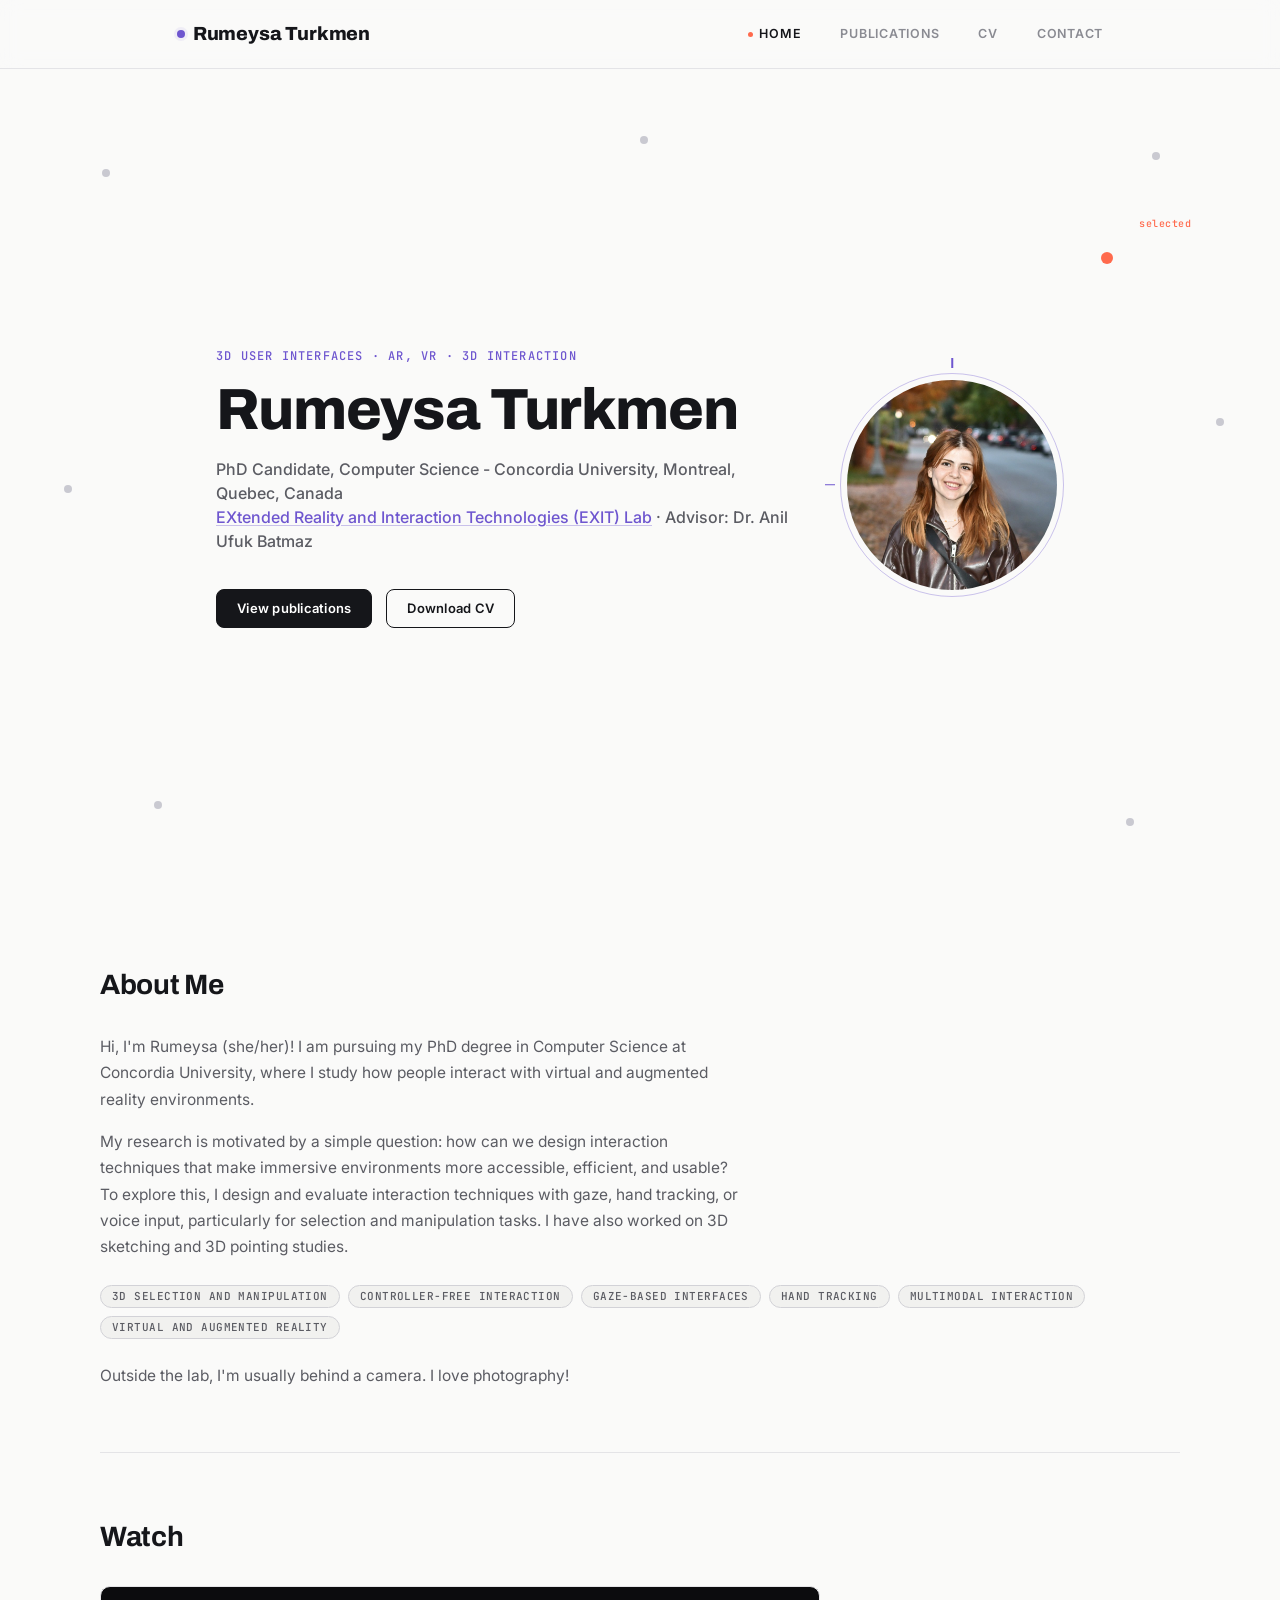
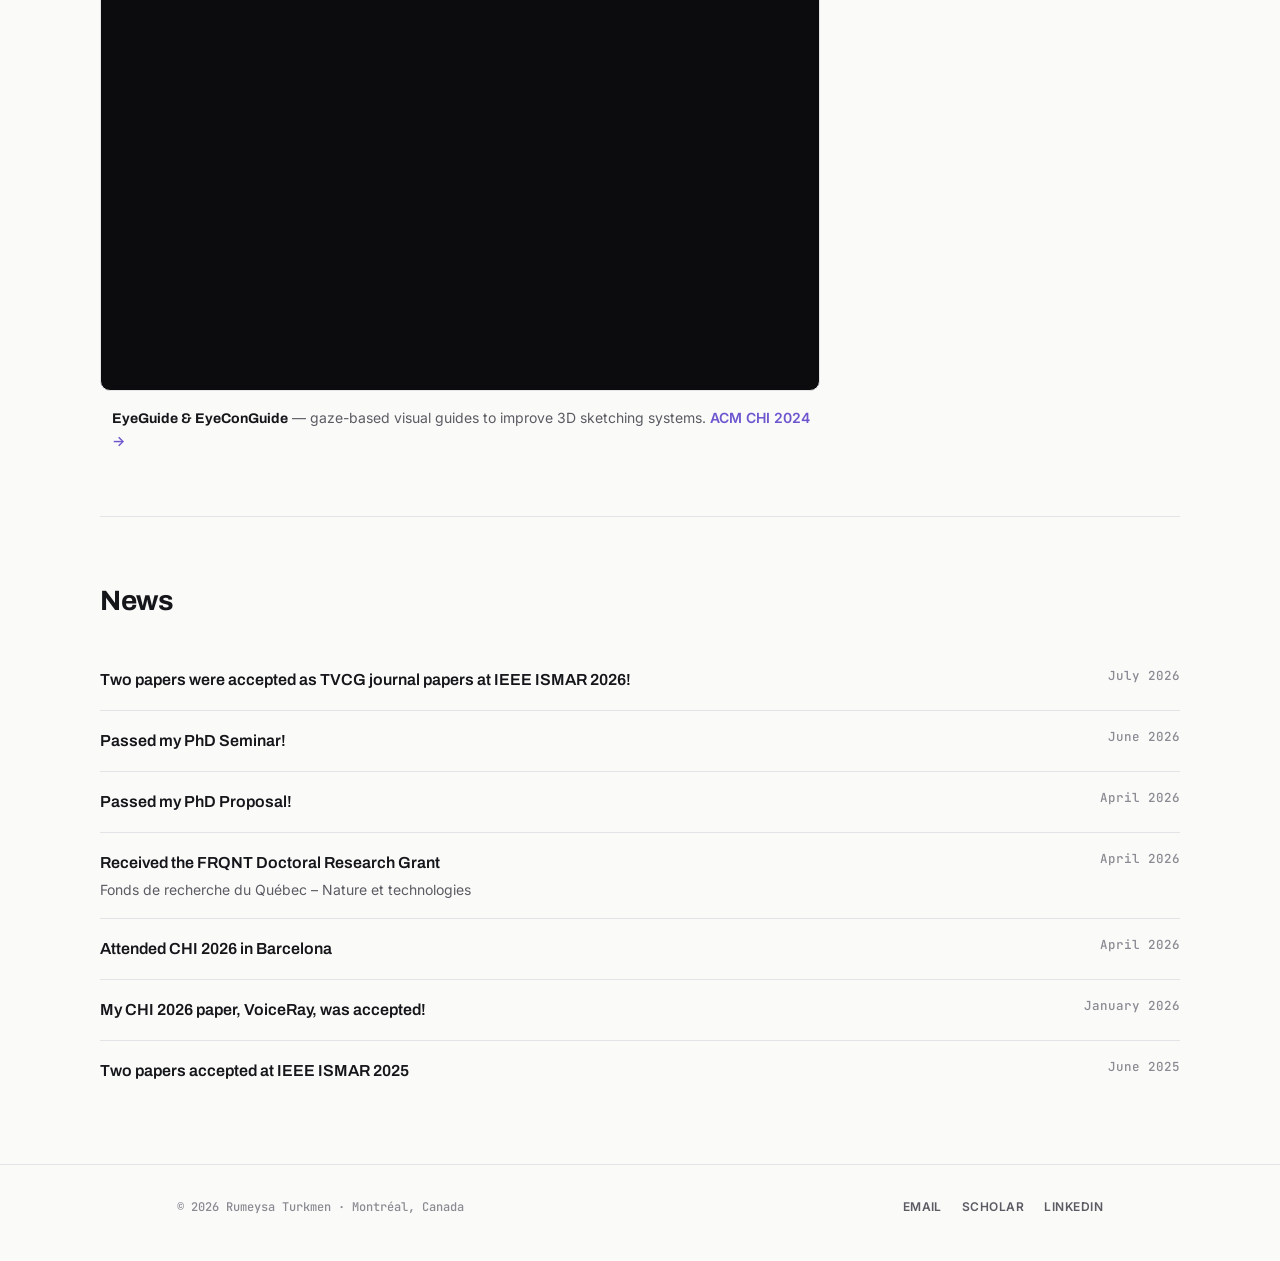
<file: index.html>
<!DOCTYPE html>
<html lang="en">
<head>
<meta charset="UTF-8">
<meta name="viewport" content="width=device-width, initial-scale=1.0">
<title>Rumeysa Turkmen — PhD Candidate, Concordia University</title>
<meta name="google-site-verification" content="yXbP-Y9JWCymwQW9OO56nsPBnGeekUMZ_ksgFt9E1WE" />
<link rel="preconnect" href="https://fonts.googleapis.com">
<link rel="preconnect" href="https://fonts.gstatic.com" crossorigin>
<link href="https://fonts.googleapis.com/css2?family=Archivo:wght@500;700;800&family=Inter:wght@400;500;600;700&family=JetBrains+Mono:wght@400;500&display=swap" rel="stylesheet">
<link rel="icon" type="image/x-icon" href="favicon.ico">
<link rel="icon" type="image/png" sizes="32x32" href="favicon-32.png">
<link rel="apple-touch-icon" href="apple-touch-icon.png">
<link rel="stylesheet" href="styles.css">
</head>
<body>
<nav class="site-nav">
  <div class="nav-inner">
    <a href="index.html" class="brand"><span class="dot"></span>Rumeysa Turkmen</a>
    <button class="nav-toggle" aria-label="Toggle navigation"><span></span><span></span><span></span></button>
    <div class="nav-links">
      <a href="index.html">Home</a>
      <a href="publications.html">Publications</a>
      <a href="RumeysaTurkmen_CV.pdf" target="_blank" rel="noopener">CV</a>
      <a href="contact.html">Contact</a>
    </div>
  </div>
</nav>
<section class="hero">
  <div class="hero-inner">
    <div class="bio-row" style="align-items:center;">
      <div class="hero-content">
        <span class="eyebrow full-text">3D User Interfaces · AR, VR · 3D Interaction</span>
        <span class="eyebrow short-text">AR, VR · 3D Interaction</span>
        <h1>Rumeysa Turkmen</h1>
        <p class="role">PhD Candidate, Computer Science - Concordia University, Montreal, Quebec, Canada<br><a href="https://users.encs.concordia.ca/~abatmaz/" target="_blank" rel="noopener" class="text-link">EXtended Reality and Interaction Technologies (EXIT) Lab</a> · Advisor: Dr. Anil Ufuk Batmaz</p>
        <div class="cta-row">
          <a href="publications.html" class="btn primary">View publications</a>
          <a href="RumeysaTurkmen_CV.pdf" target="_blank" rel="noopener" class="btn ghost">Download CV</a>
        </div>
      </div>
      <div class="photo-frame lg">
        <img src="rumeysa-photo.jpg" alt="Rumeysa Turkmen">
      </div>
    </div>
  </div>
  <div class="target-field" id="target-field"></div>
</section>
<section class="block container">
  <h2>About Me</h2>
  <p style="max-width:640px; color:var(--muted); font-size:15.5px; line-height:1.7;">
    Hi, I'm Rumeysa (she/her)! I am pursuing my PhD degree in Computer Science at Concordia University, where I study how people interact with virtual and augmented reality environments.
  </p>
  <p style="max-width:640px; color:var(--muted); font-size:15.5px; line-height:1.7; margin-top:16px;">
    My research is motivated by a simple question: how can we design interaction techniques that make immersive environments more accessible, efficient, and usable? To explore this, I design and evaluate interaction techniques with gaze, hand tracking, or voice input, particularly for selection and manipulation tasks. I have also worked on 3D sketching and 3D pointing studies.
  </p>
  <div class="skill-row" style="margin-top:24px;">
    <span class="tag">3D Selection and Manipulation</span>
    <span class="tag">Controller-Free Interaction</span>
    <span class="tag">Gaze-Based Interfaces</span>
    <span class="tag">Hand Tracking</span>
    <span class="tag">Multimodal Interaction</span>
    <span class="tag">Virtual and Augmented Reality</span>
  </div>
  <p style="max-width:640px; color:var(--muted); font-size:15.5px; line-height:1.7; margin-top:24px;">
    Outside the lab, I'm usually behind a camera. I love photography!
  </p>
</section>
<section class="block container">
  <h2>Watch</h2>
  <div class="video-wrap">
    <div class="video-frame">
      <iframe src="https://www.youtube-nocookie.com/embed/UTe-yNAt7P8" title="EyeGuide & EyeConGuide — CHI 2024 video" allow="accelerometer; autoplay; clipboard-write; encrypted-media; gyroscope; picture-in-picture" allowfullscreen loading="lazy"></iframe>
    </div>
    <div class="video-caption">
      <div class="crosshair"></div>
      <div><strong>EyeGuide & EyeConGuide</strong> — gaze-based visual guides to improve 3D sketching systems. <a href="publications.html" style="color:var(--violet); font-weight:600;">ACM CHI 2024 →</a></div>
    </div>
  </div>
  </section>
<section class="block container">
  <h2>News</h2>
    <div class="cv-item">
    <div class="what">
      <h3>Two papers were accepted as TVCG journal papers at IEEE ISMAR 2026!</h3>
    </div>
    <div class="when">July 2026</div>
  </div>
  <div class="cv-item">
    <div class="what">
      <h3>Passed my PhD Seminar!</h3>
    </div>
    <div class="when">June 2026</div>
  </div>
  <div class="cv-item">
    <div class="what">
      <h3>Passed my PhD Proposal!</h3>
    </div>
    <div class="when">April 2026</div>
  </div>
  <div class="cv-item">
    <div class="what">
      <h3>Received the FRQNT Doctoral Research Grant</h3>
      <p>Fonds de recherche du Québec – Nature et technologies</p>
    </div>
    <div class="when">April 2026</div>
  </div>
  <div class="cv-item">
    <div class="what">
      <h3>Attended CHI 2026 in Barcelona</h3>
    </div>
    <div class="when">April 2026</div>
  </div>
  <div class="cv-item">
    <div class="what">
      <h3>My CHI 2026 paper, VoiceRay, was accepted!</h3>
    </div>
    <div class="when">January 2026</div>
  </div>
  <div class="cv-item">
    <div class="what">
      <h3>Two papers accepted at IEEE ISMAR 2025</h3>
    </div>
    <div class="when">June 2025</div>
  </div>
</section>
<footer class="site-footer">
  <div class="footer-inner">
    <div class="left">© <span data-year></span> Rumeysa Turkmen · Montréal, Canada</div>
    <div class="links">
      <a href="mailto:rumeysa.turkmen@mail.concordia.ca">Email</a>
      <a href="https://scholar.google.ca/citations?hl=en&user=8QnruUEAAAAJ&view_op=list_works" target="_blank" rel="noopener">Scholar</a>
      <a href="https://www.linkedin.com/in/rumeysaturkmen/" target="_blank" rel="noopener">LinkedIn</a>
    </div>
  </div>
</footer>
<div class="reticle" id="reticle"></div>
<script src="script.js"></script>
</body>
</html>
</file>
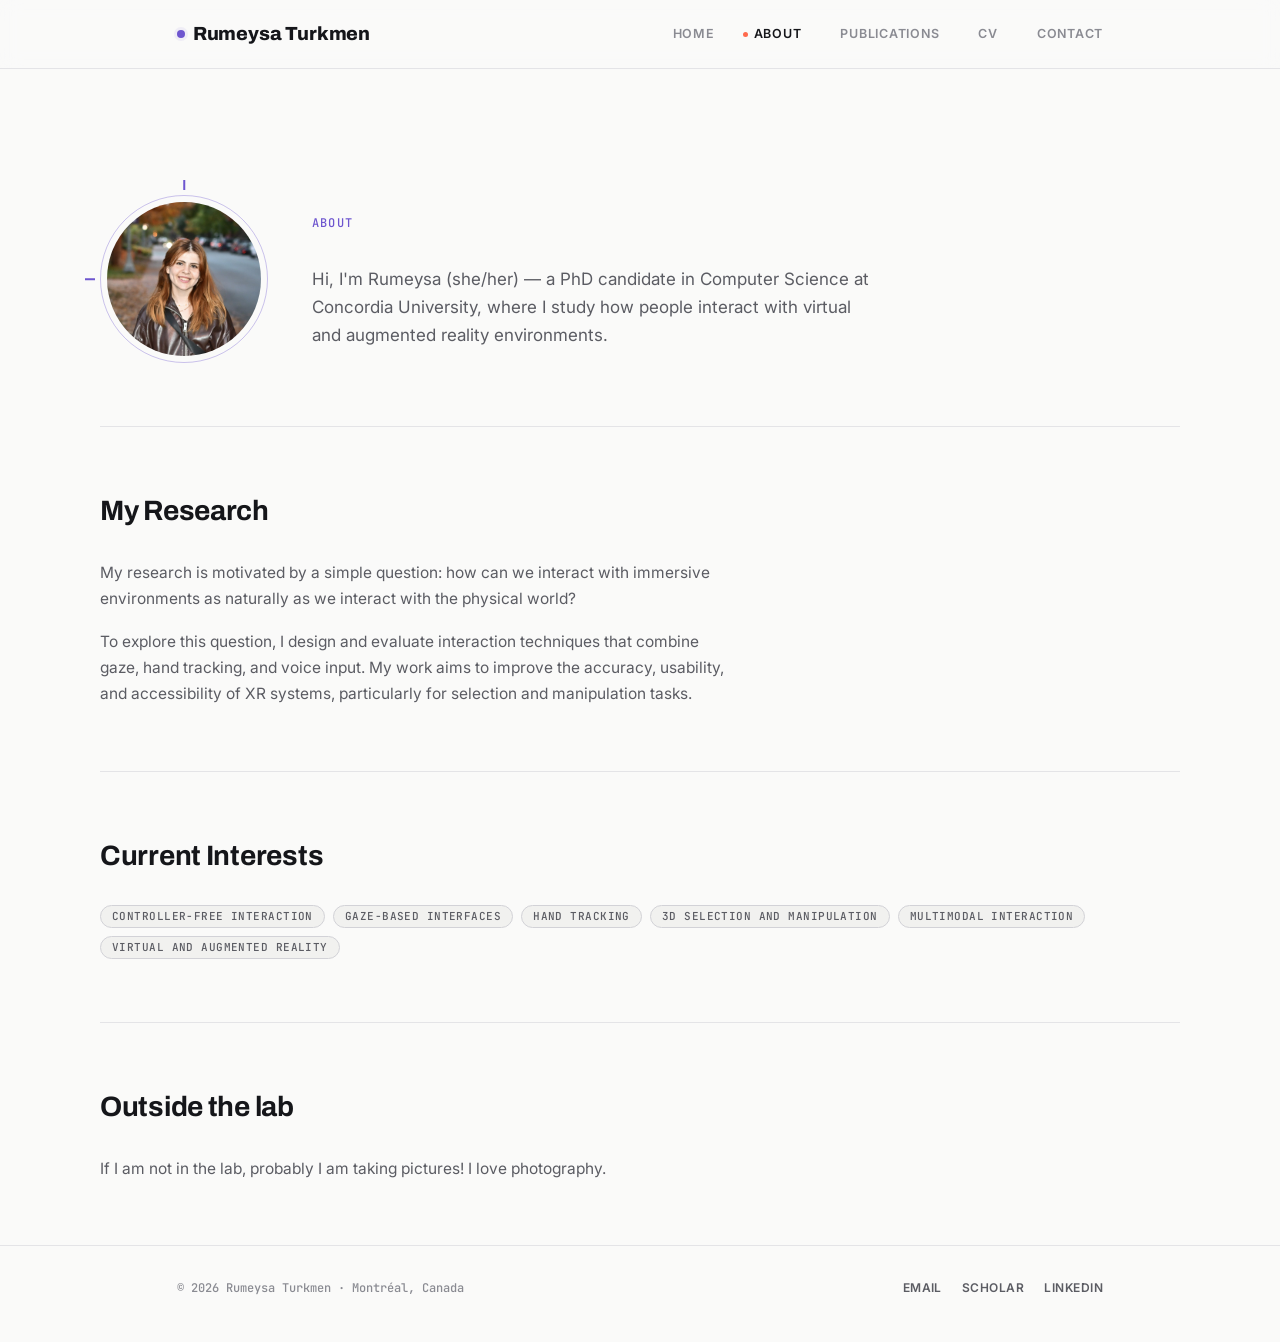
<file: about.html>
<!DOCTYPE html>
<html lang="en">
<head>
<meta charset="UTF-8">
<meta name="viewport" content="width=device-width, initial-scale=1.0">
<title>About — Rumeysa Turkmen</title>
<link rel="preconnect" href="https://fonts.googleapis.com">
<link rel="preconnect" href="https://fonts.gstatic.com" crossorigin>
<link href="https://fonts.googleapis.com/css2?family=Archivo:wght@500;700;800&family=Inter:wght@400;500;600;700&family=JetBrains+Mono:wght@400;500&display=swap" rel="stylesheet">
<link rel="icon" type="image/x-icon" href="favicon.ico">
<link rel="icon" type="image/png" sizes="32x32" href="favicon-32.png">
<link rel="apple-touch-icon" href="apple-touch-icon.png">
<link rel="stylesheet" href="styles.css">
</head>
<body>
<nav class="site-nav">
  <div class="nav-inner">
    <a href="index.html" class="brand"><span class="dot"></span>Rumeysa Turkmen</a>
    <button class="nav-toggle" aria-label="Toggle navigation"><span></span><span></span><span></span></button>
    <div class="nav-links">
      <a href="index.html">Home</a>
      <a href="about.html">About</a>
      <a href="publications.html">Publications</a>
      <a href="cv.html">CV</a>
      <a href="contact.html">Contact</a>
    </div>
  </div>
</nav>
<header class="page-header container">
  <div class="bio-row">
    <div class="photo-frame">
      <img src="rumeysa-photo.jpg" alt="Rumeysa Turkmen">
    </div>
    <div class="bio-text">
      <span class="eyebrow">About</span>
      <p class="lede">Hi, I'm Rumeysa (she/her) — a PhD candidate in Computer Science at Concordia University, where I study how people interact with virtual and augmented reality environments.</p>
    </div>
  </div>
</header>
<section class="block container">
  <h2>My Research</h2>
  <p style="max-width:640px; color:var(--muted); font-size:15.5px; line-height:1.7;">
    My research is motivated by a simple question: how can we interact with immersive environments as naturally as we interact with the physical world?
  </p>
  <p style="max-width:640px; color:var(--muted); font-size:15.5px; line-height:1.7; margin-top:16px;">
    To explore this question, I design and evaluate interaction techniques that combine gaze, hand tracking, and voice input. My work aims to improve the accuracy, usability, and accessibility of XR systems, particularly for selection and manipulation tasks.
  </p>
</section>
<section class="block container">
  <h2>Current Interests</h2>
  <div class="skill-row">
    <span class="tag">Controller-Free Interaction</span>
    <span class="tag">Gaze-Based Interfaces</span>
    <span class="tag">Hand Tracking</span>
    <span class="tag">3D Selection and Manipulation</span>
    <span class="tag">Multimodal Interaction</span>
    <span class="tag">Virtual and Augmented Reality</span>
  </div>
</section>
<section class="block container">
  <h2>Outside the lab</h2>
  <p style="max-width:640px; color:var(--muted); font-size:15.5px; line-height:1.7;">
    If I am not in the lab, probably I am taking pictures! I love photography.
  </p>
</section>
<footer class="site-footer">
  <div class="footer-inner">
    <div class="left">© <span data-year></span> Rumeysa Turkmen · Montréal, Canada</div>
    <div class="links">
      <a href="mailto:rumeysa.turkmen@mail.concordia.ca">Email</a>
      <a href="https://scholar.google.ca/citations?hl=en&user=8QnruUEAAAAJ&view_op=list_works" target="_blank" rel="noopener">Scholar</a>
      <a href="https://www.linkedin.com/in/rumeysaturkmen/" target="_blank" rel="noopener">LinkedIn</a>
    </div>
  </div>
</footer>
<div class="reticle" id="reticle"></div>
<script src="script.js"></script>
</body>
</html>
</file>
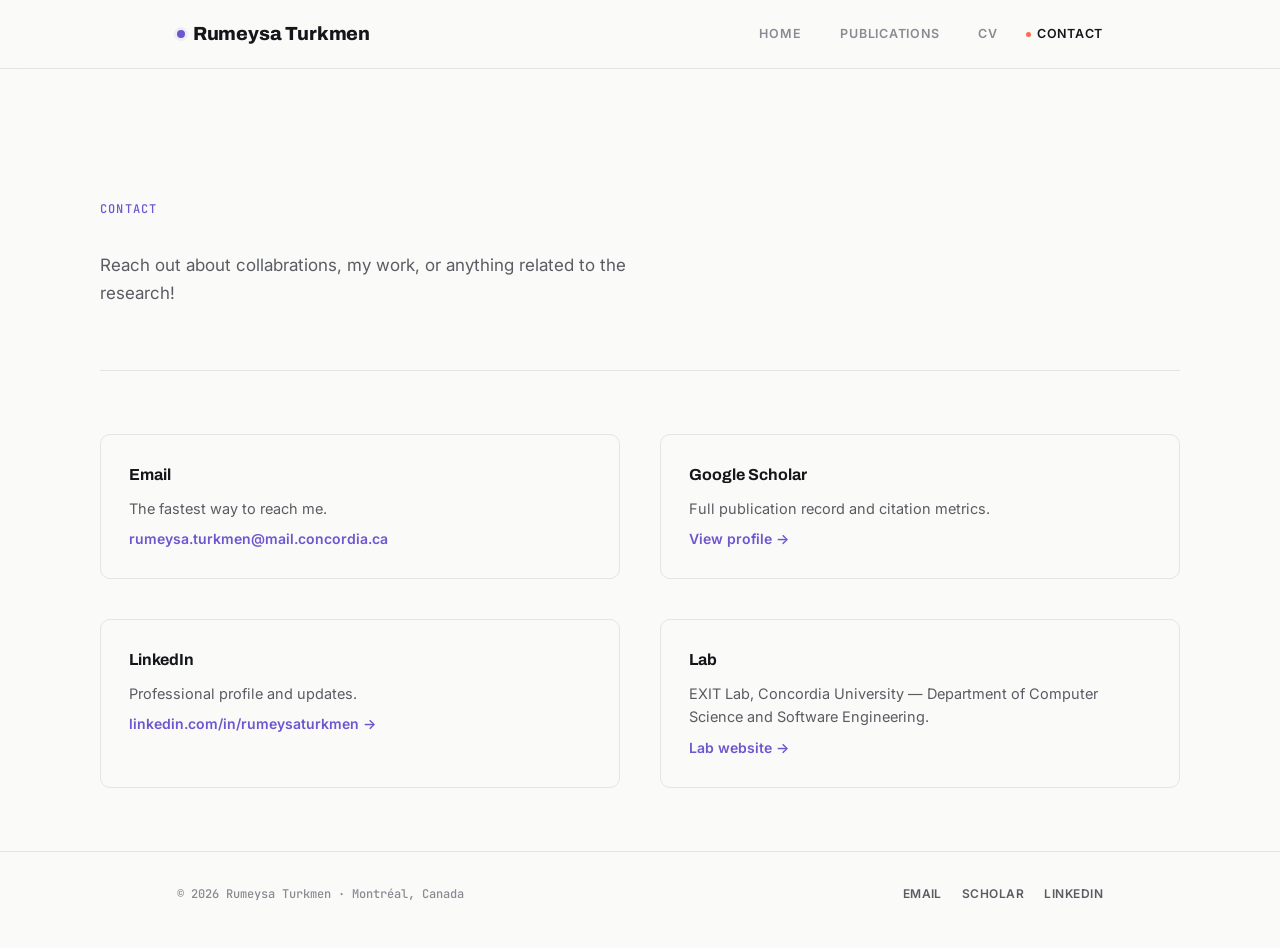
<file: contact.html>
<!DOCTYPE html>
<html lang="en">
<head>
<meta charset="UTF-8">
<meta name="viewport" content="width=device-width, initial-scale=1.0">
<title>Contact — Rumeysa Turkmen</title>
<link rel="preconnect" href="https://fonts.googleapis.com">
<link rel="preconnect" href="https://fonts.gstatic.com" crossorigin>
<link href="https://fonts.googleapis.com/css2?family=Archivo:wght@500;700;800&family=Inter:wght@400;500;600;700&family=JetBrains+Mono:wght@400;500&display=swap" rel="stylesheet">
<link rel="icon" type="image/x-icon" href="favicon.ico">
<link rel="icon" type="image/png" sizes="32x32" href="favicon-32.png">
<link rel="apple-touch-icon" href="apple-touch-icon.png">
<link rel="stylesheet" href="styles.css">
<style>
  .contact-grid { display:grid; grid-template-columns: 1fr 1fr; gap: 40px; }
  @media (max-width:760px){ .contact-grid{ grid-template-columns: 1fr; } }
  .contact-card { border:1px solid var(--line); border-radius: var(--radius); padding: 28px; }
  .contact-card h3 { font-family: var(--font-display); font-weight:700; font-size:16px; margin-bottom:10px; }
  .contact-card p { color: var(--muted); font-size:14.5px; line-height:1.6; }
  .contact-card a.value { display:inline-block; margin-top:12px; font:600 14px/1 var(--font-body); color: var(--violet); }
</style>
</head>
<body>
<nav class="site-nav">
  <div class="nav-inner">
    <a href="index.html" class="brand"><span class="dot"></span>Rumeysa Turkmen</a>
    <button class="nav-toggle" aria-label="Toggle navigation"><span></span><span></span><span></span></button>
    <div class="nav-links">
      <a href="index.html">Home</a>
      <a href="publications.html">Publications</a>
      <a href="RumeysaTurkmen_CV.pdf" target="_blank" rel="noopener">CV</a>
      <a href="contact.html">Contact</a>
    </div>
  </div>
</nav>
<header class="page-header container">
  <span class="eyebrow">Contact</span>
  <p class="lede">Reach out about collabrations, my work, or anything related to the research!</p>
</header>
<section class="block container">
  <div class="contact-grid">
    <div class="contact-card">
      <h3>Email</h3>
      <p>The fastest way to reach me.</p>
      <a class="value" href="mailto:rumeysa.turkmen@mail.concordia.ca">rumeysa.turkmen@mail.concordia.ca</a>
    </div>
    <div class="contact-card">
      <h3>Google Scholar</h3>
      <p>Full publication record and citation metrics.</p>
      <a class="value" href="https://scholar.google.ca/citations?hl=en&user=8QnruUEAAAAJ&view_op=list_works" target="_blank" rel="noopener">View profile →</a>
    </div>
    <div class="contact-card">
      <h3>LinkedIn</h3>
      <p>Professional profile and updates.</p>
      <a class="value" href="https://www.linkedin.com/in/rumeysaturkmen/" target="_blank" rel="noopener">linkedin.com/in/rumeysaturkmen →</a>
    </div>
    <div class="contact-card">
      <h3>Lab</h3>
      <p>EXIT Lab, Concordia University — Department of Computer Science and Software Engineering.</p>
      <a class="value" href="https://users.encs.concordia.ca/~abatmaz/" target="_blank" rel="noopener">Lab website →</a>
    </div>
  </div>
</section>
<footer class="site-footer">
  <div class="footer-inner">
    <div class="left">© <span data-year></span> Rumeysa Turkmen · Montréal, Canada</div>
    <div class="links">
      <a href="mailto:rumeysa.turkmen@mail.concordia.ca">Email</a>
      <a href="https://scholar.google.ca/citations?hl=en&user=8QnruUEAAAAJ&view_op=list_works" target="_blank" rel="noopener">Scholar</a>
      <a href="https://www.linkedin.com/in/rumeysaturkmen/" target="_blank" rel="noopener">LinkedIn</a>
    </div>
  </div>
</footer>
<div class="reticle" id="reticle"></div>
<script src="script.js"></script>
</body>
</html>
</file>
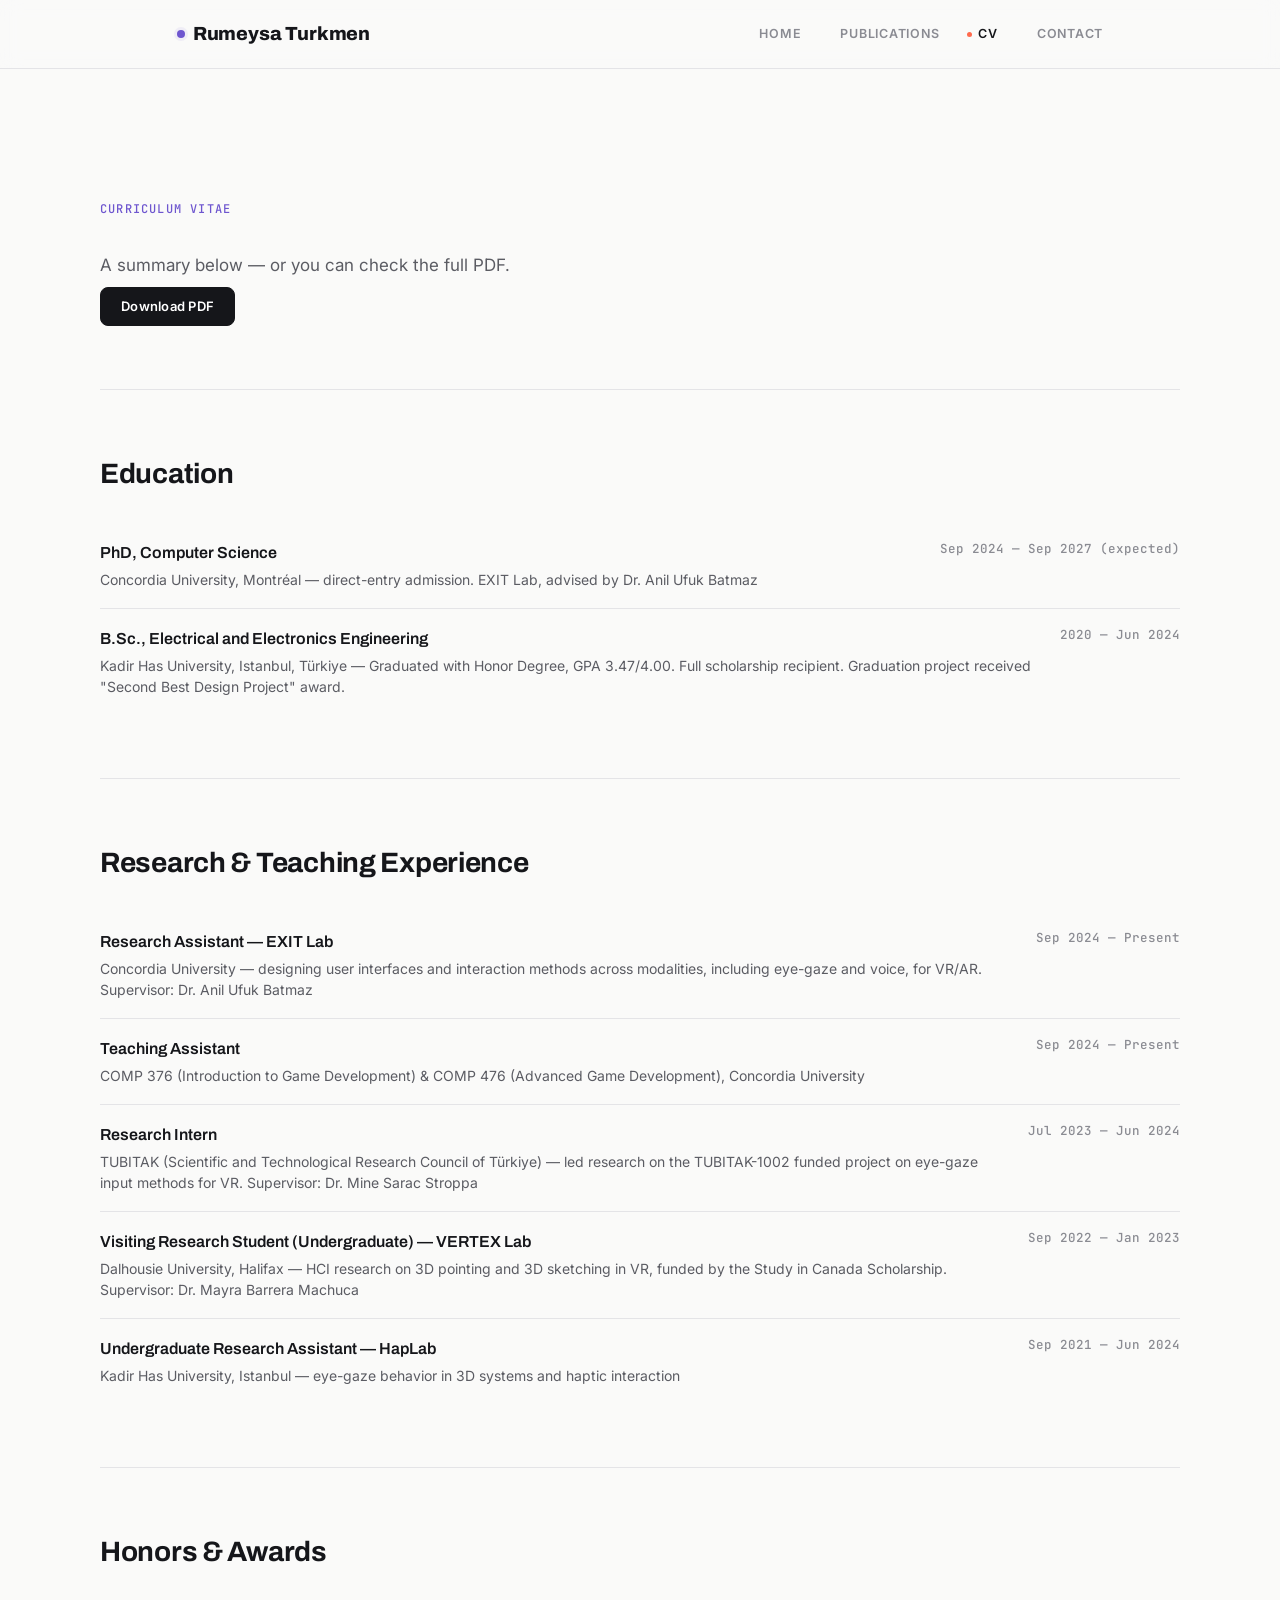
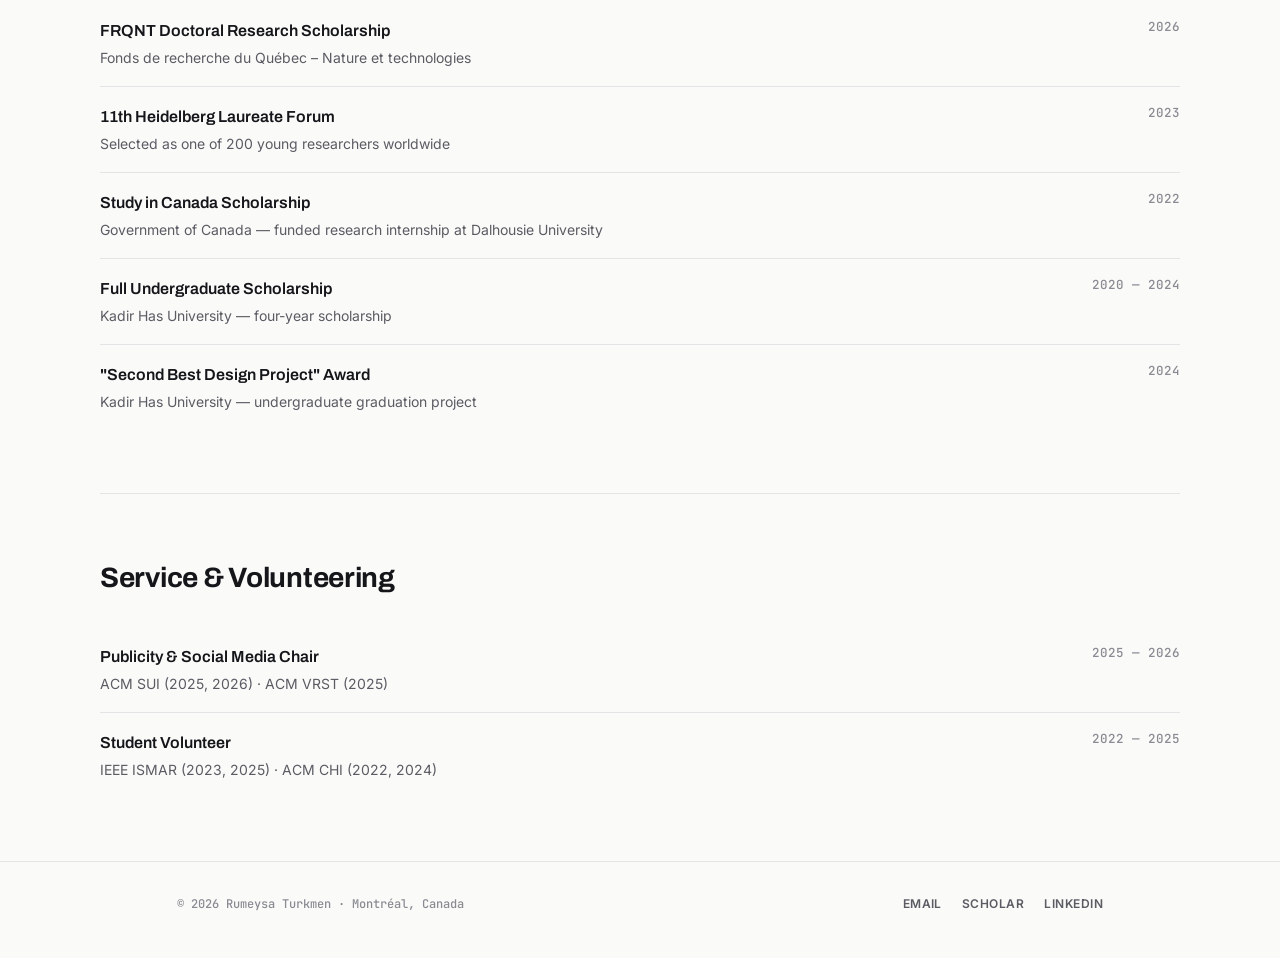
<file: cv.html>
<!DOCTYPE html>
<html lang="en">
<head>
<meta charset="UTF-8">
<meta name="viewport" content="width=device-width, initial-scale=1.0">
<title>CV — Rumeysa Turkmen</title>
<link rel="preconnect" href="https://fonts.googleapis.com">
<link rel="preconnect" href="https://fonts.gstatic.com" crossorigin>
<link href="https://fonts.googleapis.com/css2?family=Archivo:wght@500;700;800&family=Inter:wght@400;500;600;700&family=JetBrains+Mono:wght@400;500&display=swap" rel="stylesheet">
<link rel="icon" type="image/x-icon" href="favicon.ico">
<link rel="icon" type="image/png" sizes="32x32" href="favicon-32.png">
<link rel="apple-touch-icon" href="apple-touch-icon.png">
<link rel="stylesheet" href="styles.css">
</head>
<body>

<nav class="site-nav">
  <div class="nav-inner">
    <a href="index.html" class="brand"><span class="dot"></span>Rumeysa Turkmen</a>
    <button class="nav-toggle" aria-label="Toggle navigation"><span></span><span></span><span></span></button>
    <div class="nav-links">
      <a href="index.html">Home</a>
      <a href="publications.html">Publications</a>
      <a href="cv.html">CV</a>
      <a href="contact.html">Contact</a>
    </div>
  </div>
</nav>

<header class="page-header container">
  <span class="eyebrow">Curriculum Vitae</span>
  <p class="lede">A summary below — or you can check the full PDF.</p>
  <div class="cta-row" style="margin-top:8px; display:flex; gap:14px;">
    <a href="RumeysaTurkmen_CV.pdf" class="btn primary" download>Download PDF</a>
  </div>
</header>

<section class="block container">
  <h2>Education</h2>
  <div class="cv-item">
    <div class="what">
      <h3>PhD, Computer Science</h3>
      <p>Concordia University, Montréal — direct-entry admission. EXIT Lab, advised by Dr. Anil Ufuk Batmaz</p>
    </div>
    <div class="when">Sep 2024 — Sep 2027 (expected)</div>
  </div>
  <div class="cv-item">
    <div class="what">
      <h3>B.Sc., Electrical and Electronics Engineering</h3>
      <p>Kadir Has University, Istanbul, Türkiye — Graduated with Honor Degree, GPA 3.47/4.00. Full scholarship recipient. Graduation project received "Second Best Design Project" award.</p>
    </div>
    <div class="when">2020 — Jun 2024</div>
  </div>
</section>

<section class="block container">
  <h2>Research & Teaching Experience</h2>
  <div class="cv-item">
    <div class="what">
      <h3>Research Assistant — EXIT Lab</h3>
      <p>Concordia University — designing user interfaces and interaction methods across modalities, including eye-gaze and voice, for VR/AR. Supervisor: Dr. Anil Ufuk Batmaz</p>
    </div>
    <div class="when">Sep 2024 — Present</div>
  </div>
  <div class="cv-item">
    <div class="what">
      <h3>Teaching Assistant</h3>
      <p>COMP 376 (Introduction to Game Development) & COMP 476 (Advanced Game Development), Concordia University</p>
    </div>
    <div class="when">Sep 2024 — Present</div>
  </div>
  <div class="cv-item">
    <div class="what">
      <h3>Research Intern</h3>
      <p>TUBITAK (Scientific and Technological Research Council of Türkiye) — led research on the TUBITAK-1002 funded project on eye-gaze input methods for VR. Supervisor: Dr. Mine Sarac Stroppa</p>
    </div>
    <div class="when">Jul 2023 — Jun 2024</div>
  </div>
  <div class="cv-item">
    <div class="what">
      <h3>Visiting Research Student (Undergraduate) — VERTEX Lab</h3>
      <p>Dalhousie University, Halifax — HCI research on 3D pointing and 3D sketching in VR, funded by the Study in Canada Scholarship. Supervisor: Dr. Mayra Barrera Machuca</p>
    </div>
    <div class="when">Sep 2022 — Jan 2023</div>
  </div>
  <div class="cv-item">
    <div class="what">
      <h3>Undergraduate Research Assistant — HapLab</h3>
      <p>Kadir Has University, Istanbul — eye-gaze behavior in 3D systems and haptic interaction</p>
    </div>
    <div class="when">Sep 2021 — Jun 2024</div>
  </div>
</section>

<section class="block container">
  <h2>Honors & Awards</h2>
  <div class="cv-item">
    <div class="what">
      <h3>FRQNT Doctoral Research Scholarship</h3>
      <p>Fonds de recherche du Québec – Nature et technologies</p>
    </div>
    <div class="when">2026</div>
  </div>
  <div class="cv-item">
    <div class="what">
      <h3>11th Heidelberg Laureate Forum</h3>
      <p>Selected as one of 200 young researchers worldwide</p>
    </div>
    <div class="when">2023</div>
  </div>
  <div class="cv-item">
    <div class="what">
      <h3>Study in Canada Scholarship</h3>
      <p>Government of Canada — funded research internship at Dalhousie University</p>
    </div>
    <div class="when">2022</div>
  </div>
  <div class="cv-item">
    <div class="what">
      <h3>Full Undergraduate Scholarship</h3>
      <p>Kadir Has University — four-year scholarship</p>
    </div>
    <div class="when">2020 — 2024</div>
  </div>
  <div class="cv-item">
    <div class="what">
      <h3>"Second Best Design Project" Award</h3>
      <p>Kadir Has University — undergraduate graduation project</p>
    </div>
    <div class="when">2024</div>
  </div>
</section>
<section class="block container">
  <h2>Service & Volunteering</h2>
  <div class="cv-item">
    <div class="what">
      <h3>Publicity & Social Media Chair</h3>
      <p>ACM SUI (2025, 2026) · ACM VRST (2025)</p>
    </div>
    <div class="when">2025 — 2026</div>
  </div>
  <div class="cv-item">
    <div class="what">
      <h3>Student Volunteer</h3>
      <p>IEEE ISMAR (2023, 2025) · ACM CHI (2022, 2024)</p>
    </div>
    <div class="when">2022 — 2025</div>
  </div>
</section>
<footer class="site-footer">
  <div class="footer-inner">
    <div class="left">© <span data-year></span> Rumeysa Turkmen · Montréal, Canada</div>
    <div class="links">
      <a href="mailto:rumeysa.turkmen@mail.concordia.ca">Email</a>
      <a href="https://scholar.google.ca/citations?hl=en&user=8QnruUEAAAAJ&view_op=list_works" target="_blank" rel="noopener">Scholar</a>
      <a href="https://www.linkedin.com/in/rumeysaturkmen/" target="_blank" rel="noopener">LinkedIn</a>
    </div>
  </div>
</footer>

<div class="reticle" id="reticle"></div>
<script src="script.js"></script>
</body>
</html>
</file>
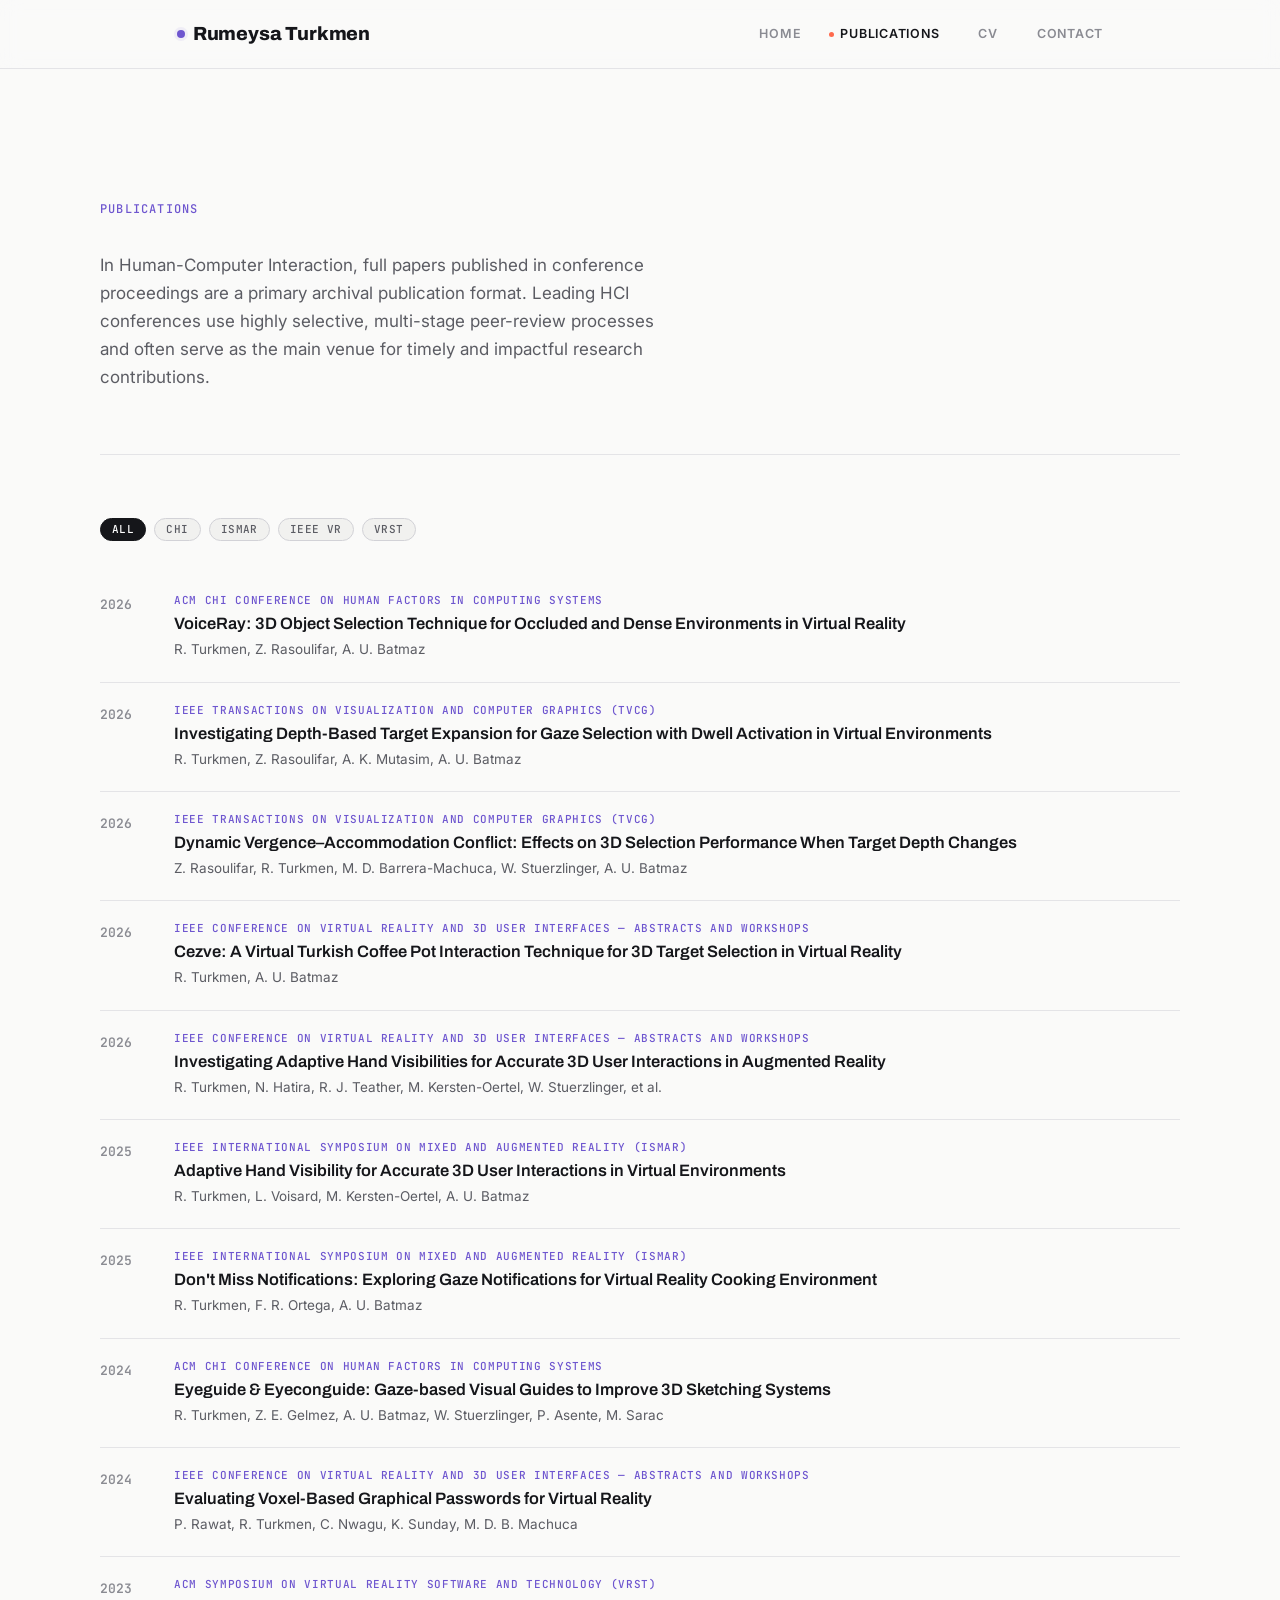
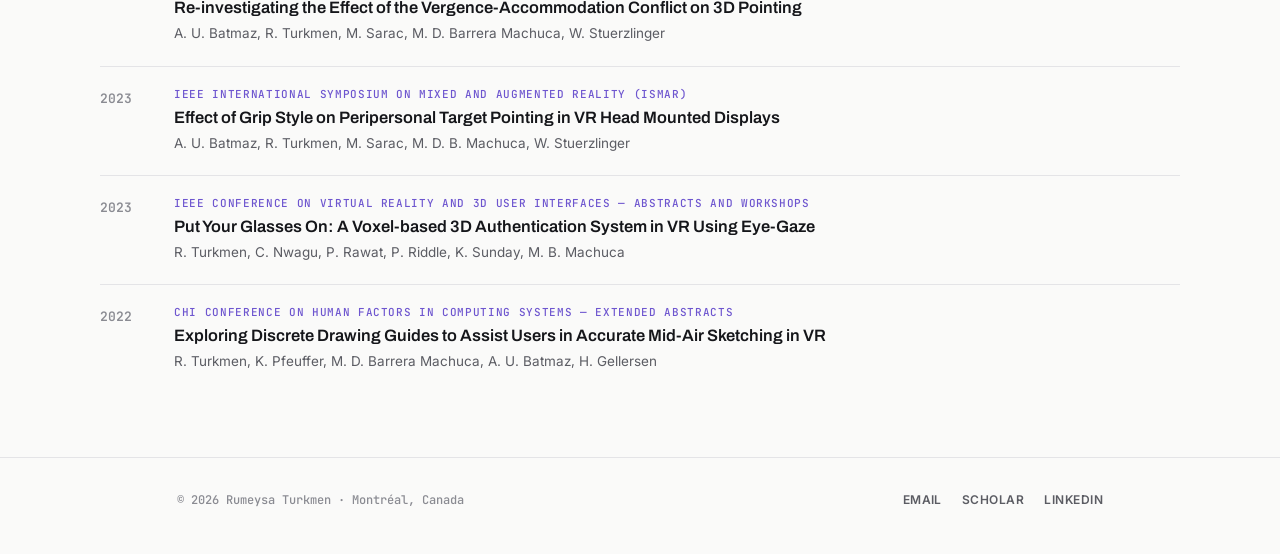
<file: publications.html>
<!DOCTYPE html>
<html lang="en">
<head>
<meta charset="UTF-8">
<meta name="viewport" content="width=device-width, initial-scale=1.0">
<title>Publications — Rumeysa Turkmen</title>
<link rel="preconnect" href="https://fonts.googleapis.com">
<link rel="preconnect" href="https://fonts.gstatic.com" crossorigin>
<link href="https://fonts.googleapis.com/css2?family=Archivo:wght@500;700;800&family=Inter:wght@400;500;600;700&family=JetBrains+Mono:wght@400;500&display=swap" rel="stylesheet">
<link rel="icon" type="image/x-icon" href="favicon.ico">
<link rel="icon" type="image/png" sizes="32x32" href="favicon-32.png">
<link rel="apple-touch-icon" href="apple-touch-icon.png">
<link rel="stylesheet" href="styles.css">
<style>
  .filter-row { display:flex; gap:8px; flex-wrap:wrap; margin-bottom: 32px; }
  .filter-row .tag { cursor:pointer; user-select:none; }
  .filter-row .tag.tag-active { color:#fff; background: var(--ink); border-color: var(--ink); }
</style>
</head>
<body>

<nav class="site-nav">
  <div class="nav-inner">
    <a href="index.html" class="brand"><span class="dot"></span>Rumeysa Turkmen</a>
    <button class="nav-toggle" aria-label="Toggle navigation"><span></span><span></span><span></span></button>
    <div class="nav-links">
      <a href="index.html">Home</a>
      <a href="publications.html">Publications</a>
      <a href="RumeysaTurkmen_CV.pdf" target="_blank" rel="noopener">CV</a>
      <a href="contact.html">Contact</a>
    </div>
  </div>
</nav>
<header class="page-header container">
  <span class="eyebrow">Publications</span>
  <p class="lede">
    In Human-Computer Interaction, full papers published in conference proceedings are a primary archival publication format. Leading HCI conferences use highly selective, multi-stage peer-review processes and often serve as the main venue for timely and impactful research contributions.
  </p>
</header>

<section class="block container">

  <div class="filter-row">
    <span class="tag tag-active" data-filter="all">All</span>
    <span class="tag" data-filter="CHI">CHI</span>
    <span class="tag" data-filter="ISMAR">ISMAR</span>
    <span class="tag" data-filter="IEEE VR">IEEE VR</span>
    <span class="tag" data-filter="VRST">VRST</span>
  </div>
  <div class="pub-entry" data-venue="CHI">
    <div class="pub-year">2026</div>
    <div class="pub-body">
      <span class="venue">ACM CHI Conference on Human Factors in Computing Systems</span>
      <h3><a href="https://doi.org/10.1145/3772318.3790399" target="_blank" rel="noopener">VoiceRay: 3D Object Selection Technique for Occluded and Dense Environments in Virtual Reality</a></h3>
      <p class="authors">R. Turkmen, Z. Rasoulifar, A. U. Batmaz</p>
    </div>
  </div>
  <div class="pub-entry" data-venue="ISMAR">
    <div class="pub-year">2026</div>
    <div class="pub-body">
      <span class="venue">IEEE Transactions on Visualization and Computer Graphics (TVCG)</span>
      <h3><a href="depth-based-target-expansion.pdf" target="_blank" rel="noopener">Investigating Depth-Based Target Expansion for Gaze Selection with Dwell Activation in Virtual Environments</a></h3>
      <p class="authors">R. Turkmen, Z. Rasoulifar, A. K. Mutasim, A. U. Batmaz</p>
    </div>
  </div>

  <div class="pub-entry" data-venue="ISMAR">
    <div class="pub-year">2026</div>
    <div class="pub-body">
      <span class="venue">IEEE Transactions on Visualization and Computer Graphics (TVCG)</span>
      <h3>Dynamic Vergence–Accommodation Conflict: Effects on 3D Selection Performance When Target Depth Changes</h3>
      <p class="authors">Z. Rasoulifar, R. Turkmen, M. D. Barrera-Machuca, W. Stuerzlinger, A. U. Batmaz</p>
    </div>
  </div>
  <div class="pub-entry" data-venue="IEEE VR">
    <div class="pub-year">2026</div>
    <div class="pub-body">
      <span class="venue">IEEE Conference on Virtual Reality and 3D User Interfaces — Abstracts and Workshops</span>
      <h3><a href="https://ieeexplore.ieee.org/document/11489668/" target="_blank" rel="noopener">Cezve: A Virtual Turkish Coffee Pot Interaction Technique for 3D Target Selection in Virtual Reality</a></h3>
      <p class="authors">R. Turkmen, A. U. Batmaz</p>
    </div>
  </div>

  <div class="pub-entry" data-venue="IEEE VR">
    <div class="pub-year">2026</div>
    <div class="pub-body">
      <span class="venue">IEEE Conference on Virtual Reality and 3D User Interfaces — Abstracts and Workshops</span>
      <h3><a href="https://ieeexplore.ieee.org/document/11489904" target="_blank" rel="noopener">Investigating Adaptive Hand Visibilities for Accurate 3D User Interactions in Augmented Reality</a></h3>
      <p class="authors">R. Turkmen, N. Hatira, R. J. Teather, M. Kersten-Oertel, W. Stuerzlinger, et al.</p>
    </div>
  </div>

  <div class="pub-entry" data-venue="ISMAR">
    <div class="pub-year">2025</div>
    <div class="pub-body">
      <span class="venue">IEEE International Symposium on Mixed and Augmented Reality (ISMAR)</span>
      <h3><a href="https://ieeexplore.ieee.org/document/11220379/" target="_blank" rel="noopener">Adaptive Hand Visibility for Accurate 3D User Interactions in Virtual Environments</a></h3>
      <p class="authors">R. Turkmen, L. Voisard, M. Kersten-Oertel, A. U. Batmaz</p>
    </div>
  </div>

  <div class="pub-entry" data-venue="ISMAR">
    <div class="pub-year">2025</div>
    <div class="pub-body">
      <span class="venue">IEEE International Symposium on Mixed and Augmented Reality (ISMAR)</span>
      <h3><a href="https://ieeexplore.ieee.org/document/11220313/" target="_blank" rel="noopener">Don't Miss Notifications: Exploring Gaze Notifications for Virtual Reality Cooking Environment</a></h3>
      <p class="authors">R. Turkmen, F. R. Ortega, A. U. Batmaz</p>
    </div>
  </div>

  <div class="pub-entry" data-venue="CHI">
    <div class="pub-year">2024</div>
    <div class="pub-body">
      <span class="venue">ACM CHI Conference on Human Factors in Computing Systems</span>
      <h3><a href="https://doi.org/10.1145/3613904.3641947" target="_blank" rel="noopener">Eyeguide & Eyeconguide: Gaze-based Visual Guides to Improve 3D Sketching Systems</a></h3>
      <p class="authors">R. Turkmen, Z. E. Gelmez, A. U. Batmaz, W. Stuerzlinger, P. Asente, M. Sarac</p>
    </div>
  </div>

  <div class="pub-entry" data-venue="IEEE VR">
    <div class="pub-year">2024</div>
    <div class="pub-body">
      <span class="venue">IEEE Conference on Virtual Reality and 3D User Interfaces — Abstracts and Workshops</span>
      <h3><a href="https://ieeexplore.ieee.org/document/10536367/" target="_blank" rel="noopener">Evaluating Voxel-Based Graphical Passwords for Virtual Reality</a></h3>
      <p class="authors">P. Rawat, R. Turkmen, C. Nwagu, K. Sunday, M. D. B. Machuca</p>
    </div>
  </div>

  <div class="pub-entry" data-venue="VRST">
    <div class="pub-year">2023</div>
    <div class="pub-body">
      <span class="venue">ACM Symposium on Virtual Reality Software and Technology (VRST)</span>
      <h3><a href="https://doi.org/10.1145/3611659.3615686" target="_blank" rel="noopener">Re-investigating the Effect of the Vergence-Accommodation Conflict on 3D Pointing</a></h3>
      <p class="authors">A. U. Batmaz, R. Turkmen, M. Sarac, M. D. Barrera Machuca, W. Stuerzlinger</p>
    </div>
  </div>

  <div class="pub-entry" data-venue="ISMAR">
    <div class="pub-year">2023</div>
    <div class="pub-body">
      <span class="venue">IEEE International Symposium on Mixed and Augmented Reality (ISMAR)</span>
      <h3><a href="https://ieeexplore.ieee.org/document/10316355/" target="_blank" rel="noopener">Effect of Grip Style on Peripersonal Target Pointing in VR Head Mounted Displays</a></h3>
      <p class="authors">A. U. Batmaz, R. Turkmen, M. Sarac, M. D. B. Machuca, W. Stuerzlinger</p>
    </div>
  </div>

  <div class="pub-entry" data-venue="IEEE VR">
    <div class="pub-year">2023</div>
    <div class="pub-body">
      <span class="venue">IEEE Conference on Virtual Reality and 3D User Interfaces — Abstracts and Workshops</span>
      <h3><a href="https://ieeexplore.ieee.org/document/10108649/" target="_blank" rel="noopener">Put Your Glasses On: A Voxel-based 3D Authentication System in VR Using Eye-Gaze</a></h3>
      <p class="authors">R. Turkmen, C. Nwagu, P. Rawat, P. Riddle, K. Sunday, M. B. Machuca</p>
    </div>
  </div>

  <div class="pub-entry" data-venue="CHI">
    <div class="pub-year">2022</div>
    <div class="pub-body">
      <span class="venue">CHI Conference on Human Factors in Computing Systems — Extended Abstracts</span>
      <h3><a href="https://doi.org/10.1145/3491101.3519737" target="_blank" rel="noopener">Exploring Discrete Drawing Guides to Assist Users in Accurate Mid-Air Sketching in VR</a></h3>
      <p class="authors">R. Turkmen, K. Pfeuffer, M. D. Barrera Machuca, A. U. Batmaz, H. Gellersen</p>
    </div>
  </div>
</section>

<footer class="site-footer">
  <div class="footer-inner">
    <div class="left">© <span data-year></span> Rumeysa Turkmen · Montréal, Canada</div>
    <div class="links">
      <a href="mailto:rumeysa.turkmen@mail.concordia.ca">Email</a>
      <a href="https://scholar.google.ca/citations?hl=en&user=8QnruUEAAAAJ&view_op=list_works" target="_blank" rel="noopener">Scholar</a>
      <a href="https://www.linkedin.com/in/rumeysaturkmen/" target="_blank" rel="noopener">LinkedIn</a>
    </div>
  </div>
</footer>

<div class="reticle" id="reticle"></div>
<script src="script.js"></script>
</body>
</html>
</file>
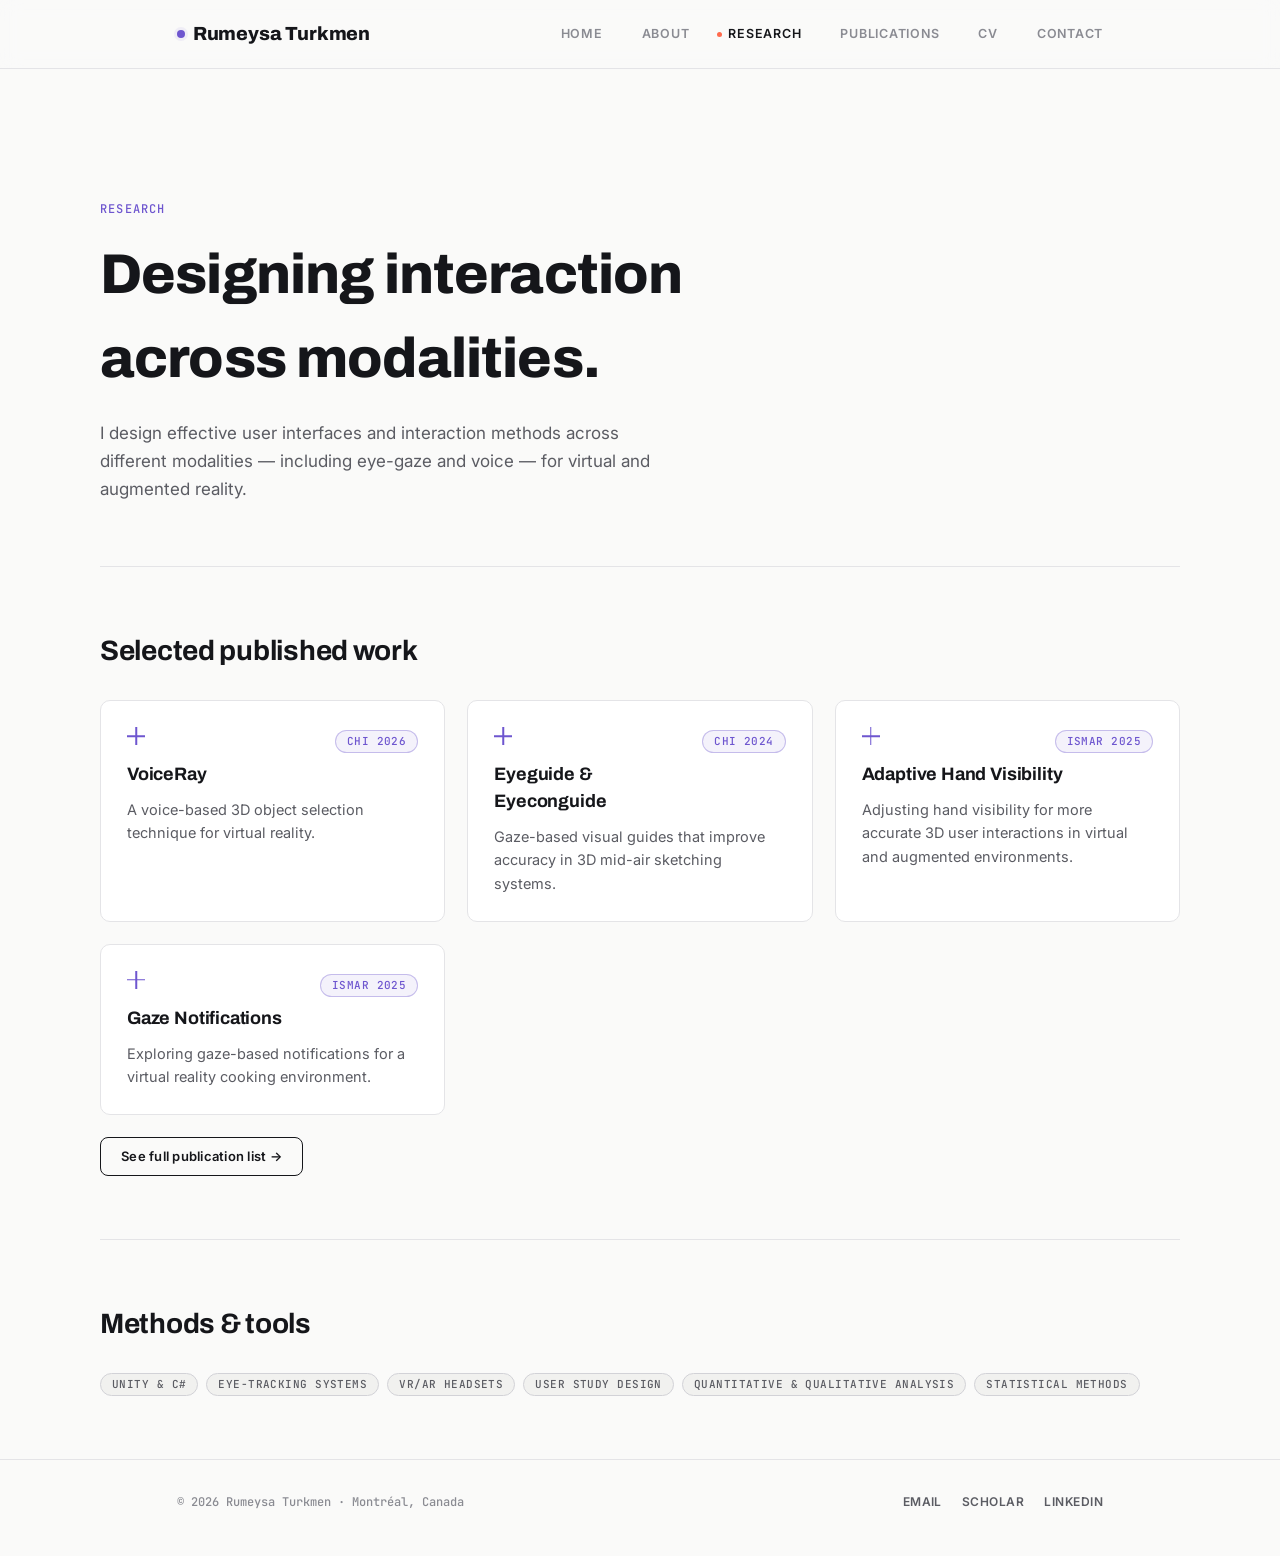
<file: research.html>
<!DOCTYPE html>
<html lang="en">
<head>
<meta charset="UTF-8">
<meta name="viewport" content="width=device-width, initial-scale=1.0">
<title>Research — Rumeysa Turkmen</title>
<link rel="preconnect" href="https://fonts.googleapis.com">
<link rel="preconnect" href="https://fonts.gstatic.com" crossorigin>
<link href="https://fonts.googleapis.com/css2?family=Archivo:wght@500;700;800&family=Inter:wght@400;500;600;700&family=JetBrains+Mono:wght@400;500&display=swap" rel="stylesheet">
<link rel="stylesheet" href="styles.css">
</head>
<body>

<nav class="site-nav">
  <div class="nav-inner">
    <a href="index.html" class="brand"><span class="dot"></span>Rumeysa Turkmen</a>
    <button class="nav-toggle" aria-label="Toggle navigation"><span></span><span></span><span></span></button>
    <div class="nav-links">
      <a href="index.html">Home</a>
      <a href="about.html">About</a>
      <a href="research.html">Research</a>
      <a href="publications.html">Publications</a>
      <a href="cv.html">CV</a>
      <a href="contact.html">Contact</a>
    </div>
  </div>
</nav>

<header class="page-header container">
  <span class="eyebrow">Research</span>
  <h1>Designing interaction across modalities.</h1>
  <p class="lede">I design effective user interfaces and interaction methods across different modalities — including eye-gaze and voice — for virtual and augmented reality.</p>
</header>

<section class="block container">
  <h2>Selected published work</h2>
  <div class="target-grid">

    <div class="target-card">
      <div class="crosshair"></div>
      <span class="status"><span class="tag violet">CHI 2026</span></span>
      <h3>VoiceRay</h3>
      <p>A voice-based 3D object selection technique for virtual reality.</p>
    </div>

    <div class="target-card">
      <div class="crosshair"></div>
      <span class="status"><span class="tag violet">CHI 2024</span></span>
      <h3>Eyeguide & Eyeconguide</h3>
      <p>Gaze-based visual guides that improve accuracy in 3D mid-air sketching systems.</p>
    </div>

    <div class="target-card">
      <div class="crosshair"></div>
      <span class="status"><span class="tag violet">ISMAR 2025</span></span>
      <h3>Adaptive Hand Visibility</h3>
      <p>Adjusting hand visibility for more accurate 3D user interactions in virtual and augmented environments.</p>
    </div>


    <div class="target-card">
      <div class="crosshair"></div>
      <span class="status"><span class="tag violet">ISMAR 2025</span></span>
      <h3>Gaze Notifications</h3>
      <p>Exploring gaze-based notifications for a virtual reality cooking environment.</p>
    </div>

  </div>
  <p style="margin-top:22px;"><a href="publications.html" class="btn ghost">See full publication list →</a></p>
</section>

<section class="block container">
  <h2>Methods & tools</h2>
  <div class="skill-row">
    <span class="tag">Unity & C#</span>
    <span class="tag">Eye-tracking systems</span>
    <span class="tag">VR/AR headsets</span>
    <span class="tag">User study design</span>
    <span class="tag">Quantitative & qualitative analysis</span>
    <span class="tag">Statistical methods</span>
  </div>
</section>

<footer class="site-footer">
  <div class="footer-inner">
    <div class="left">© <span data-year></span> Rumeysa Turkmen · Montréal, Canada</div>
    <div class="links">
      <a href="mailto:rumeysa.turkmen@mail.concordia.ca">Email</a>
      <a href="https://scholar.google.ca/citations?hl=en&user=8QnruUEAAAAJ&view_op=list_works" target="_blank" rel="noopener">Scholar</a>
      <a href="https://www.linkedin.com/in/rumeysaturkmen/" target="_blank" rel="noopener">LinkedIn</a>
    </div>
  </div>
</footer>

<div class="reticle" id="reticle"></div>
<script src="script.js"></script>
</body>
</html>
</file>
<file: styles.css>
/* =========================================================
   RETICLE — design system
   Academic portfolio for Rumeysa, Concordia EXIT Lab
   ========================================================= */

:root {
  --bg: #FAFAF9;
  --ink: #15161A;
  --muted: #5B5C63;
  --muted-2: #8A8B92;
  --line: #E4E4E7;
  --line-strong: #D2D2D7;
  --violet: #6E56CF;
  --violet-soft: rgba(110,86,207,0.08);
  --violet-line: rgba(110,86,207,0.35);
  --hit: #FF6A4D;
  --hit-soft: rgba(255,106,77,0.12);
  --radius: 10px;
  --container: 1080px;
  --font-display: 'Archivo', sans-serif;
  --font-body: 'Inter', sans-serif;
  --font-mono: 'JetBrains Mono', monospace;
}

* { margin: 0; padding: 0; box-sizing: border-box; }

html { scroll-behavior: smooth; }

body {
  background: var(--bg);
  color: var(--ink);
  font-family: var(--font-body);
  font-size: 16px;
  line-height: 1.5;
  -webkit-font-smoothing: antialiased;
}

a { color: inherit; text-decoration: none; }

img { max-width: 100%; display: block; }

.container {
  max-width: var(--container);
  margin: 0 auto;
  padding: 0 6vw;
}

:focus-visible {
  outline: 2px solid var(--violet);
  outline-offset: 3px;
  border-radius: 3px;
}

/* ---------------- Nav ---------------- */

.site-nav {
  position: sticky;
  top: 0;
  z-index: 100;
  background: rgba(250,250,249,0.85);
  backdrop-filter: blur(10px);
  border-bottom: 1px solid var(--line);
}

.nav-inner {
  max-width: var(--container);
  margin: 0 auto;
  padding: 0 6vw;
  height: 68px;
  display: flex;
  align-items: center;
  justify-content: space-between;
}

.brand {
  font-family: var(--font-display);
  font-weight: 800;
  font-size: 19px;
  letter-spacing: -0.01em;
  display: flex;
  align-items: center;
  gap: 8px;
}

.brand .dot {
  width: 8px; height: 8px; border-radius: 50%;
  background: var(--violet);
  box-shadow: 0 0 0 3px var(--violet-soft);
}

.nav-links {
  display: flex;
  align-items: center;
  gap: 28px;
}

.nav-links a {
  font: 600 12.5px/1 var(--font-body);
  letter-spacing: 0.06em;
  text-transform: uppercase;
  color: var(--muted-2);
  display: flex;
  align-items: center;
  gap: 6px;
  padding: 4px 0;
  transition: color .15s ease;
}

.nav-links a::before {
  content: '';
  width: 5px; height: 5px;
  border-radius: 50%;
  background: transparent;
  transition: background .15s ease;
}

.nav-links a:hover { color: var(--ink); }

.nav-links a.active { color: var(--ink); }
.nav-links a.active::before { background: var(--hit); }

.nav-toggle {
  display: none;
  background: none;
  border: none;
  cursor: pointer;
  width: 32px; height: 32px;
  flex-direction: column;
  justify-content: center;
  gap: 5px;
}
.nav-toggle span { display:block; width:100%; height:1.5px; background: var(--ink); }

@media (max-width: 760px) {
  .nav-links {
    position: absolute;
    top: 68px; left: 0; right: 0;
    background: var(--bg);
    border-bottom: 1px solid var(--line);
    flex-direction: column;
    align-items: flex-start;
    padding: 18px 6vw 26px;
    gap: 18px;
    display: none;
  }
  .nav-links.open { display: flex; }
  .nav-toggle { display: flex; }
}

/* ---------------- Page header ---------------- */

.page-header {
  padding: 14vh 0 7vh;
  border-bottom: 1px solid var(--line);
}

.eyebrow {
  font: 500 12px/1 var(--font-mono);
  letter-spacing: 0.1em;
  text-transform: uppercase;
  color: var(--violet);
  display: inline-block;
  margin-bottom: 18px;
}

.page-header h1 {
  font-family: var(--font-display);
  font-weight: 800;
  font-size: clamp(34px, 5vw, 56px);
  letter-spacing: -0.015em;
  max-width: 720px;
}

.page-header p.lede {
  font: 400 17px/1.65 var(--font-body);
  color: var(--muted);
  max-width: 560px;
  margin-top: 18px;
}

/* ---------------- Sections ---------------- */

section.block { padding: 7vh 0; border-bottom: 1px solid var(--line); }
section.block:last-of-type { border-bottom: none; }

.block h2 {
  font-family: var(--font-display);
  font-weight: 700;
  font-size: clamp(22px, 3vw, 28px);
  letter-spacing: -0.01em;
  margin-bottom: 28px;
}

/* ---------------- Tags / pills ---------------- */

.tag {
  display: inline-flex;
  align-items: center;
  font: 500 11px/1 var(--font-mono);
  letter-spacing: 0.04em;
  text-transform: uppercase;
  color: var(--muted);
  background: #F1F1EF;
  border: 1px solid var(--line-strong);
  border-radius: 20px;
  padding: 5px 11px;
}

.tag.violet { color: var(--violet); background: var(--violet-soft); border-color: var(--violet-line); }
.tag.hit { color: #C44A2E; background: var(--hit-soft); border-color: rgba(255,106,77,0.35); }

.tag-row { display: flex; gap: 8px; flex-wrap: wrap; margin-top: 14px; }

/* ---------------- Cards (research targets) ---------------- */

.target-grid {
  display: grid;
  grid-template-columns: repeat(auto-fit, minmax(280px, 1fr));
  gap: 22px;
}

.target-card {
  border: 1px solid var(--line);
  border-radius: var(--radius);
  padding: 26px;
  position: relative;
  background: #fff;
  transition: border-color .2s ease, transform .2s ease;
}

.target-card:hover { border-color: var(--violet-line); transform: translateY(-2px); }

.target-card .crosshair {
  width: 18px; height: 18px;
  position: relative;
  margin-bottom: 16px;
}
.target-card .crosshair::before,
.target-card .crosshair::after {
  content: '';
  position: absolute;
  background: var(--violet);
}
.target-card .crosshair::before { width: 1.5px; height: 18px; left: 50%; transform: translateX(-50%); }
.target-card .crosshair::after { width: 18px; height: 1.5px; top: 50%; transform: translateY(-50%); }

.target-card h3 {
  font-family: var(--font-display);
  font-weight: 700;
  font-size: 18px;
  letter-spacing: -0.01em;
  margin-bottom: 10px;
  padding-right: 90px;
}

.target-card .status {
  position: absolute;
  top: 26px; right: 26px;
}

.target-card p {
  font: 400 14.5px/1.6 var(--font-body);
  color: var(--muted);
}

/* ---------------- Publications ---------------- */
.publication-note {
  max-width: 820px;
  margin: 0 0 28px;
  font-size: 0.98rem;
  line-height: 1.65;
  color: var(--muted);
}
.pub-entry {
  display: flex;
  gap: 22px;
  padding: 22px 0;
  border-bottom: 1px solid var(--line);
}

.pub-entry:last-child { border-bottom: none; }

.pub-year {
  font: 600 13px/1 var(--font-mono);
  color: var(--muted-2);
  min-width: 52px;
  padding-top: 3px;
}

.pub-body .venue {
  font: 500 11px/1 var(--font-mono);
  letter-spacing: 0.06em;
  text-transform: uppercase;
  color: var(--violet);
  margin-bottom: 6px;
  display: block;
}

.pub-body h3 {
  font-family: var(--font-display);
  font-weight: 600;
  font-size: 16.5px;
  line-height: 1.4;
}

.pub-body h3 a:hover { color: var(--violet); text-decoration: underline; text-decoration-color: var(--violet-line); }

.pub-body .authors {
  font: 400 13.5px/1.5 var(--font-body);
  color: var(--muted);
  margin-top: 4px;
}

.pub-body .status-line {
  font: 500 12px/1 var(--font-mono);
  color: var(--muted-2);
  margin-top: 8px;
}

.pub-placeholder {
  border: 1.5px dashed var(--line-strong);
  border-radius: var(--radius);
  padding: 22px;
  text-align: center;
  color: var(--muted-2);
  font: 500 13.5px/1.5 var(--font-body);
  margin-top: 18px;
}

/* ---------------- CV / timeline ---------------- */

.cv-item {
  display: flex;
  justify-content: space-between;
  gap: 24px;
  padding: 18px 0;
  border-bottom: 1px solid var(--line);
}
.cv-item:last-child { border-bottom: none; }

.cv-item .what h3 {
  font-family: var(--font-display);
  font-weight: 600;
  font-size: 16px;
}
.cv-item .what p {
  font: 400 14px/1.5 var(--font-body);
  color: var(--muted);
  margin-top: 4px;
}
.cv-item .when {
  font: 500 12.5px/1 var(--font-mono);
  color: var(--muted-2);
  white-space: nowrap;
  padding-top: 2px;
}

.skill-row { display: flex; flex-wrap: wrap; gap: 8px; }

/* ---------------- Buttons ---------------- */

.btn {
  display: inline-flex;
  align-items: center;
  gap: 8px;
  font: 600 13px/1 var(--font-body);
  letter-spacing: 0.02em;
  padding: 12px 20px;
  border-radius: 8px;
  border: 1px solid var(--ink);
  transition: background .15s ease, color .15s ease;
}
.btn.primary { background: var(--ink); color: #fff; }
.btn.primary:hover { background: var(--violet); border-color: var(--violet); }
.btn.ghost { background: transparent; color: var(--ink); }
.btn.ghost:hover { background: var(--violet-soft); border-color: var(--violet-line); color: var(--violet); }

/* ---------------- Footer ---------------- */

footer.site-footer {
  border-top: 1px solid var(--line);
  padding: 36px 0 48px;
}
.footer-inner {
  max-width: var(--container);
  margin: 0 auto;
  padding: 0 6vw;
  display: flex;
  justify-content: space-between;
  align-items: center;
  flex-wrap: wrap;
  gap: 12px;
}
.footer-inner .left {
  font: 500 12px/1 var(--font-mono);
  color: var(--muted-2);
}
.footer-inner .links { display: flex; gap: 20px; }
.footer-inner .links a {
  font: 600 12px/1 var(--font-body);
  letter-spacing: 0.04em;
  text-transform: uppercase;
  color: var(--muted);
}
.footer-inner .links a:hover { color: var(--violet); }

/* ---------------- Bio row (photo + text, shared by Home & About) ---------------- */

.bio-row {
  display: flex;
  align-items: center;
  gap: 44px;
  flex-wrap: wrap;
}

.bio-text {
  flex: 1;
  min-width: 260px;
}

.photo-frame {
  position: relative;
  width: 168px;
  height: 168px;
  border-radius: 50%;
  padding: 6px;
  border: 1.5px solid var(--violet-line);
  flex-shrink: 0;
}
.photo-frame::before {
  content: ''; position: absolute; top: -16px; left: 50%;
  width: 1.5px; height: 10px; background: var(--violet); transform: translateX(-50%);
}
.photo-frame::after {
  content: ''; position: absolute; left: -16px; top: 50%;
  width: 10px; height: 1.5px; background: var(--violet); transform: translateY(-50%);
}
.photo-frame img { width: 100%; height: 100%; border-radius: 50%; object-fit: cover; display: block; }
.photo-frame.lg { width: 224px; height: 224px; }

@media (max-width: 600px) {
  .bio-row { justify-content: center; text-align: center; }
  .bio-text { text-align: left; }
  .photo-frame.lg { width: 168px; height: 168px; }
}

/* ---------------- Reticle cursor (desktop only) ---------------- */

.reticle {
  position: fixed;
  width: 34px; height: 34px;
  border: 1.5px solid var(--violet);
  border-radius: 50%;
  pointer-events: none;
  z-index: 9000;
  transform: translate(-50%, -50%);
  transition: left .08s linear, top .08s linear, opacity .2s ease;
  opacity: 0;
}
.reticle::before, .reticle::after { content: ''; position: absolute; background: var(--violet); }
.reticle::before { width: 1px; height: 9px; left: 50%; top: -13px; transform: translateX(-50%); }
.reticle::after { width: 9px; height: 1px; top: 50%; left: -13px; transform: translateY(-50%); }

@media (hover: none), (max-width: 760px) {
  .reticle { display: none; }
}

@media (prefers-reduced-motion: reduce) {
  .reticle { transition: none; }
  * { animation-duration: 0.001ms !important; animation-iteration-count: 1 !important; transition-duration: 0.001ms !important; }
}

.text-link {
  color: var(--violet);
  text-decoration: underline;
  text-decoration-color: var(--violet-line);
  text-underline-offset: 2px;
}
.text-link:hover { text-decoration-color: var(--violet); }

/* ---------------- Video embed ---------------- */

.video-wrap { max-width: 720px; }
.video-frame {
  position: relative;
  width: 100%;
  aspect-ratio: 16 / 9;
  border-radius: var(--radius);
  overflow: hidden;
  border: 1px solid var(--line);
  background: #0c0c0e;
}
.video-frame iframe { position: absolute; inset: 0; width: 100%; height: 100%; border: 0; }
.video-caption {
  margin-top: 16px;
  display: flex;
  align-items: flex-start;
  gap: 12px;
  font: 400 14px/1.6 var(--font-body);
  color: var(--muted);
}
.video-caption .crosshair { margin-top: 2px; flex-shrink: 0; }
.video-caption strong { font-family: var(--font-display); font-weight: 700; color: var(--ink); }

/* ---------------- Hero (home page) ---------------- */

.hero {
  min-height: calc(100vh - 68px);
  display: flex;
  align-items: center;
  position: relative;
  overflow: hidden;
}

.hero-inner {
  max-width: var(--container);
  margin: 0 auto;
  padding: 0 6vw;
  position: relative;
  z-index: 5;
}

.hero-content { max-width: 580px; }

.hero h1 {
  font-family: var(--font-display);
  font-weight: 800;
  font-size: clamp(36px, 5vw, 58px);
  letter-spacing: -0.02em;
  line-height: 1.05;
}

.hero .role {
  font: 500 16px/1.5 var(--font-body);
  color: var(--muted);
  margin-top: 16px;
}

.hero .tagline {
  font: 400 17px/1.65 var(--font-body);
  color: #33343A;
  margin-top: 22px;
  max-width: 480px;
}

.hero .cta-row {
  display: flex;
  gap: 14px;
  margin-top: 36px;
  flex-wrap: wrap;
}

.target-field {
  position: absolute;
  inset: 0;
  z-index: 1;
  pointer-events: none;
}
.tf-dot {
  position: absolute;
  width: 8px; height: 8px;
  border-radius: 50%;
  background: #C9C9D1;
}
.tf-dot.hit {
  width: 12px; height: 12px;
  background: var(--hit);
  animation: pulse 2s infinite;
}
@keyframes pulse {
  0% { box-shadow: 0 0 0 0 rgba(255,106,77,.45); }
  70% { box-shadow: 0 0 0 14px rgba(255,106,77,0); }
  100% { box-shadow: 0 0 0 0 rgba(255,106,77,0); }
}
.tf-label {
  position: absolute;
  font: 500 10px/1 var(--font-mono);
  color: var(--hit);
  letter-spacing: 0.05em;
}

@media (max-width: 760px) {
  .page-header { padding: 12vh 0 6vh; }
  .cv-item { flex-direction: column; gap: 4px; }
  .pub-entry { flex-direction: column; gap: 6px; }
}

.eyebrow.short-text { display: none; }

@media (max-width: 600px) {
  .container { padding: 0 24px; }
  .eyebrow.full-text { display: none; }
  .eyebrow.short-text { display: inline-block; }
  .hero {
    min-height: auto;
    padding: 56px 0 32px;
  }
  .hero h1 { font-size: 38px; }
  .hero .role { margin-top: 12px; font-size: 14.5px; }
  .hero .tagline { margin-top: 16px; font-size: 15.5px; }
  .hero .cta-row { margin-top: 24px; }
  .photo-frame.lg { width: 140px; height: 140px; order: -1; margin-bottom: 8px; }
  .hero .hero-content { order: 2; }
}
</file>
